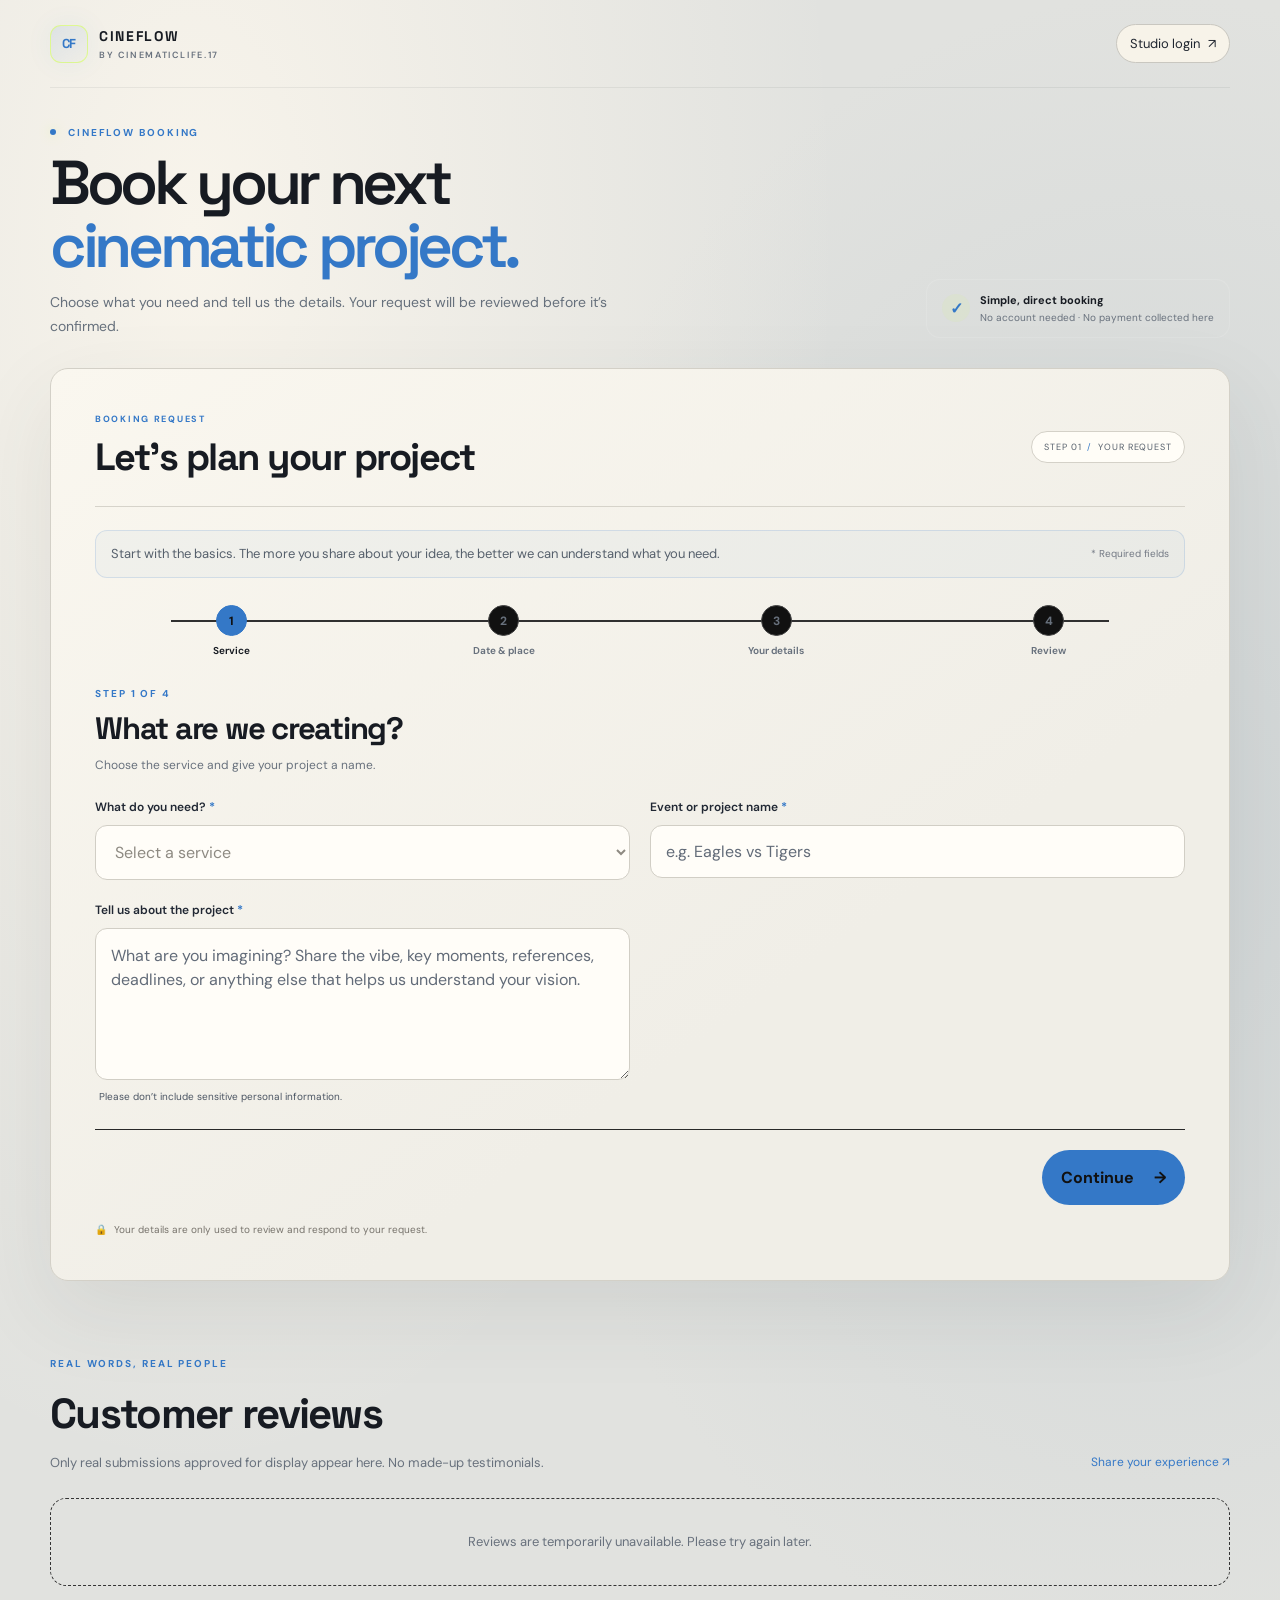
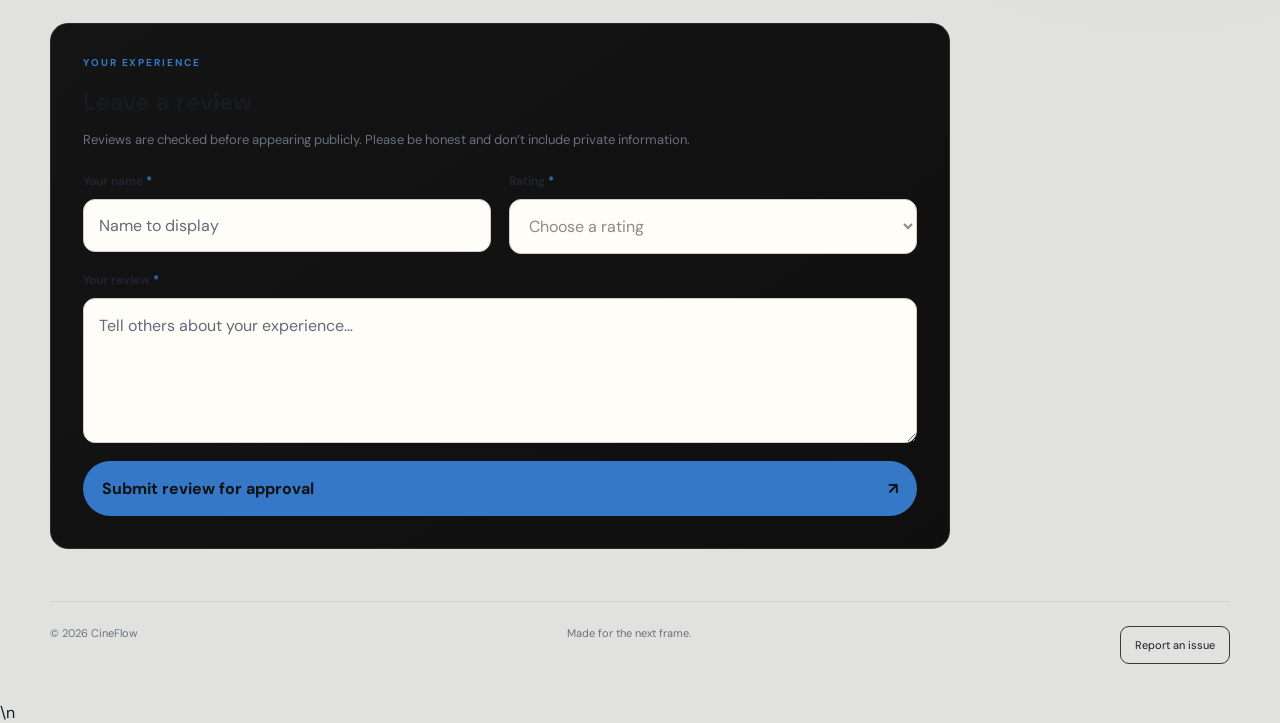
<file: index.html>
<!doctype html>
<html lang="en">
<head>
  <meta charset="utf-8">
  <meta name="viewport" content="width=device-width, initial-scale=1">
  <meta name="theme-color" content="#090909">
  <meta name="apple-mobile-web-app-capable" content="yes">
  <meta name="apple-mobile-web-app-status-bar-style" content="black-translucent">
  <meta name="apple-mobile-web-app-title" content="CineFlow">
  <link rel="manifest" href="./manifest.webmanifest">
  <link rel="icon" href="./icon.svg" type="image/svg+xml">
  <link rel="apple-touch-icon" href="./icon.svg">
  <title>Book a Project | CineFlow</title>
  <meta name="description" content="Request a video shoot, editing project, event coverage, sports highlight, music video, or photography session with Cinematiclife.17.">
  <link rel="stylesheet" href="styles.css?v=8">
  <script src="config.js"></script>
</head>
<body>
  <header class="site-header">
    <a class="brand" href="./" aria-label="CineFlow home"><span class="brand-mark">CF</span><span>CINEFLOW<small>BY CINEMATICLIFE.17</small></span></a>
    <a class="header-link" href="admin.html">Studio login <span aria-hidden="true">↗</span></a>
  </header>

  <main class="page-shell">
    <section class="booking-first-intro" aria-label="CineFlow booking">
      <div>
        <p class="eyebrow"><span class="eyebrow-dot"></span> CINEFLOW BOOKING</p>
        <h1>Book your next<br><span>cinematic project.</span></h1>
        <p class="intro-copy">Choose what you need and tell us the details. Your request will be reviewed before it’s confirmed.</p>
      </div>
      <div class="booking-trust"><span class="booking-trust-icon">✓</span><span><strong>Simple, direct booking</strong><small>No account needed · No payment collected here</small></span></div>
    </section>

    <section class="form-card" aria-labelledby="booking-title">
      <div class="form-heading"><div><p class="eyebrow">BOOKING REQUEST</p><h2 id="booking-title">Let’s plan your project</h2></div><span class="step-label">STEP 01 <span aria-hidden="true">/</span> YOUR REQUEST</span></div>
      <p class="form-note">Start with the basics. The more you share about your idea, the better we can understand what you need. <span class="required-note">* Required fields</span></p>
      <form id="booking-form">
        <div class="booking-progress" aria-label="Booking steps">
          <div class="booking-progress-track"><span id="booking-progress-fill"></span></div>
          <div class="booking-progress-steps">
            <span class="booking-step-indicator active" data-step-indicator="0"><b>1</b><small>Service</small></span>
            <span class="booking-step-indicator" data-step-indicator="1"><b>2</b><small>Date &amp; place</small></span>
            <span class="booking-step-indicator" data-step-indicator="2"><b>3</b><small>Your details</small></span>
            <span class="booking-step-indicator" data-step-indicator="3"><b>4</b><small>Review</small></span>
          </div>
        </div>
        <section class="booking-step-panel active" data-step="0" aria-labelledby="step-service-title">
          <div class="booking-step-title"><p class="eyebrow">STEP 1 OF 4</p><h3 id="step-service-title">What are we creating?</h3><p>Choose the service and give your project a name.</p></div>
          <div class="field-grid">
            <label class="field"><span>What do you need? <b>*</b></span><select name="service" required><option value="" disabled selected>Select a service</option><option>Video shoot</option><option>Video editing</option><option>Sports highlights</option><option>Event coverage</option><option>Music video</option><option>Photography</option><option>Other</option></select></label>
            <label class="field"><span>Event or project name <b>*</b></span><input name="event_name" required maxlength="120" placeholder="e.g. Eagles vs Tigers"></label>
            <label class="field"><span>Tell us about the project <b>*</b></span><textarea name="project_details" required maxlength="3000" rows="5" placeholder="What are you imagining? Share the vibe, key moments, references, deadlines, or anything else that helps us understand your vision."></textarea><small class="field-help">Please don’t include sensitive personal information.</small></label>
          </div>
        </section>
        <section class="booking-step-panel" data-step="1" aria-labelledby="step-date-title" hidden>
          <div class="booking-step-title"><p class="eyebrow">STEP 2 OF 4</p><h3 id="step-date-title">When and where?</h3><p>These are your preferred details, not a live availability confirmation.</p></div>
          <div class="field-grid">
            <label class="field"><span>Preferred date <b>*</b></span><input name="requested_date" type="date" required></label>
            <label class="field"><span>Start time <b>*</b></span><input name="requested_time" type="time" required></label>
            <label class="field"><span>Where is it happening? <b>*</b></span><input name="location" required maxlength="200" placeholder="Venue, city, or address"></label>
          </div>
        </section>
        <section class="booking-step-panel" data-step="2" aria-labelledby="step-details-title" hidden>
          <div class="booking-step-title"><p class="eyebrow">STEP 3 OF 4</p><h3 id="step-details-title">How can we reach you?</h3><p>Add your contact details and anything else you’d like to share.</p></div>
          <div class="field-grid">
            <label class="field"><span>Your name <b>*</b></span><input name="client_name" autocomplete="name" required maxlength="100" placeholder="Full name"></label>
            <label class="field"><span>Email address <b>*</b></span><input name="client_email" type="email" autocomplete="email" required maxlength="254" placeholder="you@example.com"></label>
            <label class="field"><span>Phone number <small>optional</small></span><input name="client_phone" type="tel" autocomplete="tel" maxlength="40" placeholder="Best number to reach you"></label>
            <label class="field"><span>Budget range <small>optional</small></span><select name="budget_range"><option value="">Prefer not to say</option><option>Under $100</option><option>$100–$250</option><option>$250–$500</option><option>$500–$1,000</option><option>$1,000+</option><option>Let’s discuss</option></select></label>
            <label class="field"><span>Where did you find us? <small>optional</small></span><select name="referral_source"><option value="">Select one</option><option>Instagram</option><option>TikTok</option><option>YouTube</option><option>Referral</option><option>Website</option><option>Other</option></select></label>
          </div>
        </section>
        <section class="booking-step-panel" data-step="3" aria-labelledby="step-review-title" hidden>
          <div class="booking-step-title"><p class="eyebrow">STEP 4 OF 4</p><h3 id="step-review-title">Review your request</h3><p>Check everything before sending. You can go back to make changes.</p></div>
          <div id="booking-review-summary" class="booking-review-summary"></div>
          <label class="consent"><input type="checkbox" name="booking_consent" required><span>I understand this is a request and my booking is not confirmed until Cinematiclife.17 approves it.</span></label>
        </section>
        <div class="booking-step-actions">
          <button class="button button-secondary" id="booking-back" type="button" hidden>← Back</button>
          <span class="booking-step-spacer"></span>
          <button class="button button-primary" id="booking-continue" type="button"><span>Continue</span><span aria-hidden="true">→</span></button>
          <button class="button button-primary submit-button" id="booking-submit" type="submit" hidden><span>Submit project request</span><span aria-hidden="true">↗</span></button>
        </div>
        <p id="form-status" class="status-message" role="status" aria-live="polite"></p>
        <p class="privacy-note"><span aria-hidden="true">🔒</span> Your details are only used to review and respond to your request.</p>
      </form>
    </section>
<section class="reviews-section" id="reviews" aria-labelledby="reviews-title"><div class="reviews-heading"><div><p class="eyebrow">REAL WORDS, REAL PEOPLE</p><h2 id="reviews-title">Customer reviews</h2><p class="reviews-intro">Only real submissions approved for display appear here. No made-up testimonials.</p></div><a class="text-link" href="#leave-review">Share your experience ↗</a></div><div id="reviews-list" class="reviews-list" aria-live="polite"><p class="reviews-empty">Loading reviews…</p></div><div class="review-form-card" id="leave-review"><p class="eyebrow">YOUR EXPERIENCE</p><h3>Leave a review</h3><p class="review-form-note">Reviews are checked before appearing publicly. Please be honest and don’t include private information.</p><form id="review-form"><div class="review-fields"><label class="field"><span>Your name <b>*</b></span><input name="reviewer_name" required maxlength="80" autocomplete="name" placeholder="Name to display"></label><label class="field"><span>Rating <b>*</b></span><select name="rating" required><option value="" selected disabled>Choose a rating</option><option value="5">★★★★★ — Loved it</option><option value="4">★★★★☆ — Great</option><option value="3">★★★☆☆ — Good</option><option value="2">★★☆☆☆ — Could be better</option><option value="1">★☆☆☆☆ — Not satisfied</option></select></label></div><label class="field review-text-field"><span>Your review <b>*</b></span><textarea name="review_text" required minlength="5" maxlength="1200" rows="4" placeholder="Tell others about your experience…"></textarea></label><label class="review-honeypot" aria-hidden="true">Leave empty<input name="website" tabindex="-1" autocomplete="off"></label><button class="button button-primary" id="review-submit" type="submit"><span>Submit review for approval</span><span>↗</span></button><p id="review-status" class="status-message" role="status" aria-live="polite"></p></form></div></section>

    <footer class="site-footer"><span>© <span id="year"></span> CineFlow</span><span>Made for the next frame.</span><button id="report-issue" class="ghost-button" type="button">Report an issue</button></footer>
  </main>

  <section id="error-overlay" class="error-overlay" role="alertdialog" aria-modal="true" aria-labelledby="error-overlay-title" aria-describedby="error-overlay-summary" hidden>
    <div class="error-overlay-card">
      <div class="error-overlay-mark" aria-hidden="true">!</div>
      <p class="error-overlay-eyebrow">CINEFLOW DIAGNOSTICS</p>
      <h2 id="error-overlay-title">Something went wrong</h2>
      <p id="error-overlay-summary">CineFlow caught an unexpected error. The details below can help us find the cause.</p>
      <pre id="error-overlay-details" class="error-overlay-details">Waiting for error details…</pre>
      <div class="error-overlay-actions">
        <button id="error-overlay-copy" class="button button-primary" type="button">Copy error details</button>
        <button id="error-overlay-close" class="ghost-button" type="button">Close overlay</button>
      </div>
      <p class="error-overlay-note">If you were submitting a booking, check the dashboard before trying again to avoid duplicate requests.</p>
    </div>
  </section>
\n  <script type="module" src="app.js?v=15"></script>
</body>
</html>
</file>
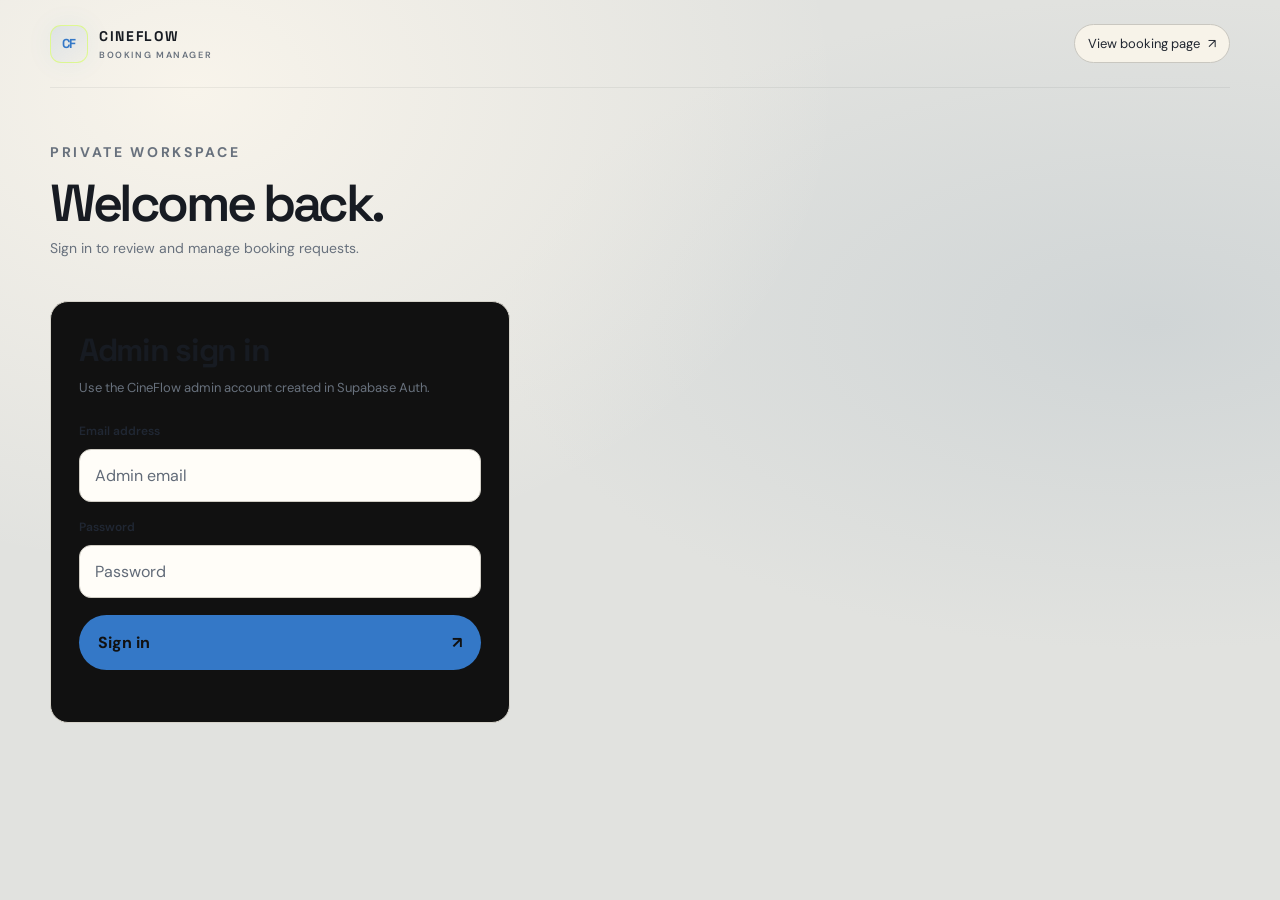
<file: admin.html>
<!doctype html>
<html lang="en">
<head>
  <meta charset="utf-8">
  <meta name="viewport" content="width=device-width, initial-scale=1">
  <meta name="theme-color" content="#090909">
  <title>Booking Manager | CineFlow</title>
  <meta name="robots" content="noindex,nofollow">
  <link rel="stylesheet" href="styles.css?v=9">
  <script src="config.js"></script>
</head>
<body>
  <header class="site-header">
    <a class="brand" href="./"><span class="brand-mark">CF</span><span>CINEFLOW<small>BOOKING MANAGER</small></span></a>
    <a class="header-link" href="./">View booking page <span aria-hidden="true">↗</span></a>
  </header>
  <main class="admin-shell">
    <section id="login-section">
      <div class="admin-top"><div><p class="eyebrow">PRIVATE WORKSPACE</p><h1>Welcome back.</h1><p>Sign in to review and manage booking requests.</p></div></div>
      <form id="login-form" class="auth-card">
        <h2>Admin sign in</h2><p>Use the CineFlow admin account created in Supabase Auth.</p>
        <label class="field"><span>Email address</span><input name="email" type="email" autocomplete="username" required maxlength="254" placeholder="Admin email"></label>
        <label class="field"><span>Password</span><input name="password" type="password" autocomplete="current-password" required placeholder="Password"></label>
        <button class="button button-primary" type="submit"><span>Sign in</span><span aria-hidden="true">↗</span></button>
        <p id="login-message" class="admin-message" role="status" aria-live="polite"></p>
      </form>
    </section>
    <section id="dashboard-section" hidden>
      <div class="admin-top"><div><p class="eyebrow">CINEFLOW / WORKSPACE</p><h1>Bookings</h1><p id="signed-in-label">Signed in</p></div><button id="sign-out" class="ghost-button" type="button">Sign out</button></div>
      <section class="calendar-panel" aria-labelledby="calendar-title">
        <div class="calendar-panel-heading"><div><p class="eyebrow">SCHEDULE</p><h2 id="calendar-title">Booking calendar</h2><p class="calendar-subtitle">Accepted bookings at a glance. Select any date to review its schedule.</p></div><div class="calendar-nav"><button id="calendar-today" class="ghost-button calendar-today-button" type="button">Today</button><button id="calendar-previous" class="ghost-button" type="button" aria-label="Previous month">←</button><strong id="calendar-heading"></strong><button id="calendar-next" class="ghost-button" type="button" aria-label="Next month">→</button></div></div>
        <div class="calendar-legend"><span><i class="calendar-dot approved"></i> Accepted bookings</span></div>
        <div class="calendar-weekdays" aria-hidden="true"><span>Sun</span><span>Mon</span><span>Tue</span><span>Wed</span><span>Thu</span><span>Fri</span><span>Sat</span></div>
        <div id="calendar-grid" class="calendar-grid" aria-label="Monthly booking calendar"></div>
        <div class="calendar-day-panel"><p class="eyebrow">SELECTED DATE</p><h3 id="calendar-selected-label"></h3><div id="calendar-day-bookings" class="calendar-day-bookings"></div></div>
      </section>
      <section class="calendar-panel" aria-labelledby="notifications-title">
        <div class="calendar-panel-heading"><div><p class="eyebrow">BOOKING INBOX</p><h2 id="notifications-title">New requests</h2><p class="calendar-subtitle">Mark requests as read, accept them, or decline them. Acceptance emails are attempted automatically; for declines or cancellations, contact the client yourself.</p></div></div>
      </section>
      <div class="admin-stats" aria-label="Booking totals"><article><span>Total requests</span><strong id="stat-total">0</strong></article><article><span>Needs review</span><strong id="stat-pending">0</strong></article><article><span>Accepted</span><strong id="stat-approved">0</strong></article><article><span>Declined</span><strong id="stat-declined">0</strong></article></div>
      <div class="booking-search-row"><label for="booking-search">Search bookings</label><input id="booking-search" type="search" placeholder="Name, email, service, project, location…" autocomplete="off"><span id="search-count" aria-live="polite"></span></div>
      <div class="dashboard-toolbar"><div id="filters" class="filter-row" aria-label="Booking inbox tabs"><button class="filter-button active" data-filter="pending" aria-pressed="true">Bookings just sent in</button><button class="filter-button" data-filter="read" aria-pressed="false">Already read</button><button class="filter-button" data-filter="approved" aria-pressed="false">Accepted</button><button class="filter-button" data-filter="declined" aria-pressed="false">Declined</button><button class="filter-button" data-filter="cancelled" aria-pressed="false">Cancelled</button></div><button id="refresh-bookings" class="ghost-button" type="button">↻ Refresh</button></div>
      <p id="dashboard-message" class="admin-message" role="status" aria-live="polite"></p>
      <div id="booking-list" class="booking-list"><div class="empty-state">Loading booking requests…</div></div>
    </section>
  </main>
  <section id="push-error-overlay" class="error-overlay" role="dialog" aria-modal="true" aria-labelledby="push-error-title" hidden>
    <div class="error-overlay-card">
      <div class="error-overlay-mark" aria-hidden="true">!</div>
      <p class="error-overlay-eyebrow">CINEFLOW / SUPABASE NOTIFICATIONS</p>
      <h2 id="push-error-title">Notification setup failed</h2>
      <p>CineFlow couldn't finish saving your push notification subscription. The diagnostic details below help identify a browser, sign-in, permissions, or Supabase problem.</p>
      <pre id="push-error-details" class="error-overlay-details"></pre>
      <div class="error-overlay-actions">
        <button id="push-error-retry" class="button button-primary" type="button">Try again</button>
        <button id="push-error-copy" class="ghost-button" type="button">Copy diagnostics</button>
        <button id="push-error-close" class="ghost-button" type="button">Close</button>
      </div>
      <p class="error-overlay-note">Review diagnostic details before sharing them.</p>
    </div>
  </section>
  <script type="module" src="admin.js?v=18"></script>
</body>
</html>
</file>
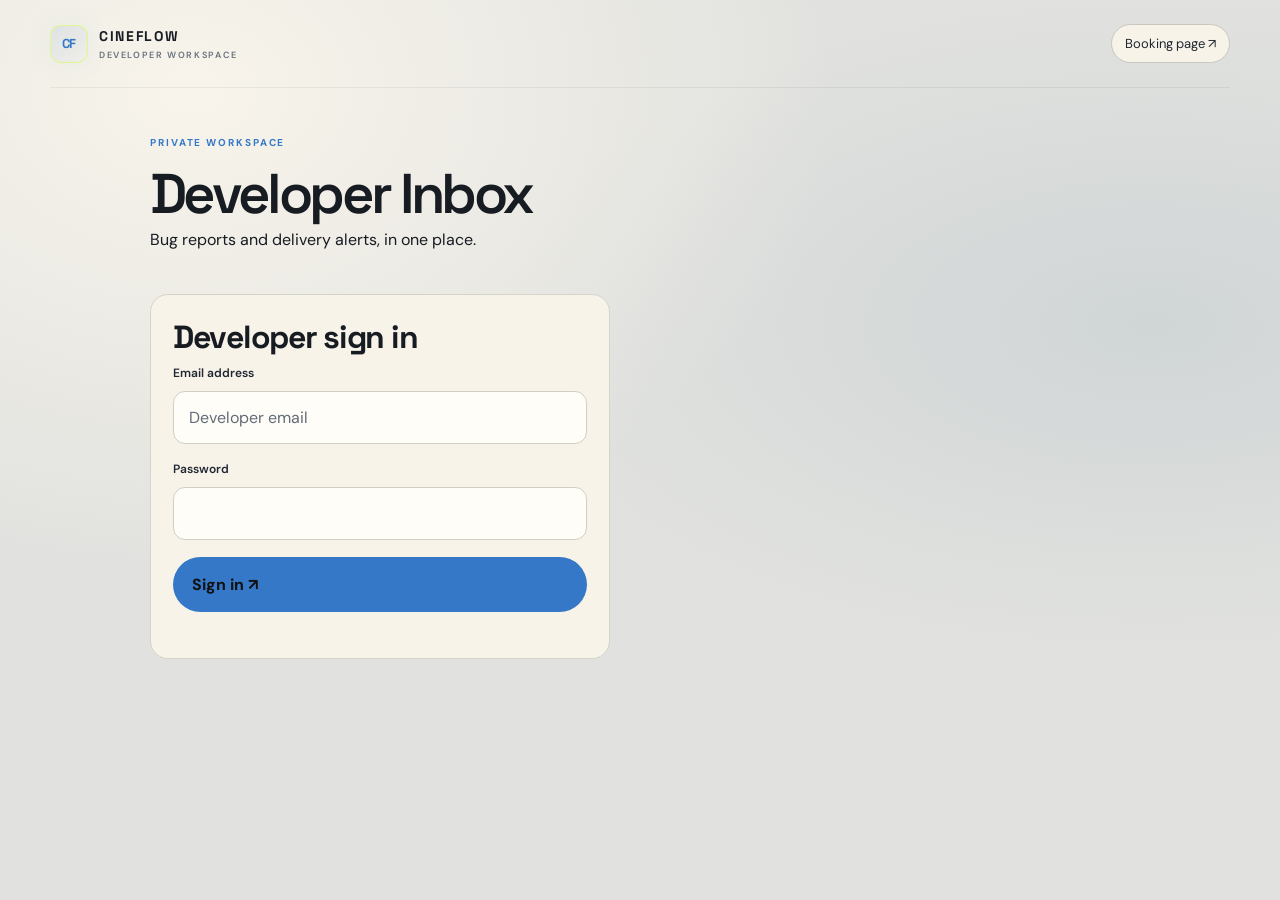
<file: developer_inbox.html>
<!doctype html>
<html lang="en">
<head>
<meta charset="utf-8"><meta name="viewport" content="width=device-width,initial-scale=1">
<meta name="theme-color" content="#090909"><meta name="robots" content="noindex,nofollow">
<title>Developer Inbox | CineFlow</title><link rel="stylesheet" href="./styles.css?v=5"><script src="./config.js"></script>
<style>
.dev-shell{width:min(980px,calc(100% - 32px));margin:48px auto 80px}.dev-top{display:flex;justify-content:space-between;gap:16px;align-items:flex-start;margin-bottom:28px}.dev-top h1{font-size:clamp(2rem,6vw,3.5rem);margin:8px 0}.dev-card{background:var(--panel,#151515);border:1px solid var(--line,#292929);border-radius:18px;padding:22px;margin:16px 0}.dev-list{display:grid;gap:12px}.dev-report{border:1px solid var(--line,#292929);border-radius:14px;padding:16px}.dev-report h3{margin:0 0 8px}.dev-meta{color:var(--muted);font-size:.86rem}.dev-details{white-space:pre-wrap;overflow-wrap:anywhere;margin:12px 0}.dev-actions{display:flex;flex-wrap:wrap;gap:10px;margin-top:12px}.dev-actions select{max-width:180px}.dev-empty{color:var(--muted);padding:18px 0}.dev-toolbar{display:flex;flex-wrap:wrap;gap:10px;align-items:center}.dev-toolbar select{max-width:220px}.dev-note{color:var(--muted);font-size:.92rem}.dev-card[hidden],#dev-login[hidden],#dev-inbox[hidden]{display:none}
</style>
</head><body>
<header class="site-header"><a class="brand" href="./"><span class="brand-mark">CF</span><span>CINEFLOW<small>DEVELOPER WORKSPACE</small></span></a><a class="header-link" href="./">Booking page ↗</a></header>
<main class="dev-shell">
<section id="dev-login">
<div class="dev-top"><div><p class="eyebrow">PRIVATE WORKSPACE</p><h1>Developer Inbox</h1><p>Bug reports and delivery alerts, in one place.</p></div></div>
<form id="dev-login-form" class="dev-card auth-card"><h2>Developer sign in</h2><label class="field"><span>Email address</span><input name="email" type="email" autocomplete="username" required maxlength="254" placeholder="Developer email"></label><label class="field"><span>Password</span><input name="password" type="password" autocomplete="current-password" required></label><button class="button button-primary" type="submit">Sign in ↗</button><p id="dev-login-message" class="admin-message" role="status" aria-live="polite"></p></form>
</section>
<section id="dev-inbox" hidden>
<div class="dev-top"><div><p class="eyebrow">CINEFLOW / PRIVATE</p><h1>Developer Inbox</h1><p id="dev-signed-in" class="dev-note"></p></div><button id="dev-sign-out" class="ghost-button" type="button">Sign out</button></div>
<section class="dev-card"><h2>Notifications</h2><p class="dev-note">Turn on push alerts to be notified when a new report arrives. On iPhone, add CineFlow to your Home Screen and open it from that icon first.</p><div class="dev-toolbar"><button id="dev-enable-push" class="button button-primary" type="button">Enable inbox alerts</button><button id="dev-refresh" class="ghost-button" type="button">Refresh inbox</button></div><p id="dev-push-message" class="dev-note" role="status" aria-live="polite"></p></section>
<section class="dev-card"><div class="dev-toolbar"><h2 style="margin:0;flex:1">Reports</h2><select id="dev-filter" aria-label="Filter reports"><option value="all">All reports</option><option value="new">New</option><option value="in_progress">In progress</option><option value="resolved">Resolved</option></select></div><div id="dev-report-list" class="dev-list" aria-live="polite"><p class="dev-empty">Loading reports…</p></div></section>
</section></main>
<script type="module" src="./developer_inbox.js?v=1"></script>
</body></html>
</file>
<file: styles.css>
@import url('https://fonts.googleapis.com/css2?family=DM+Sans:wght@400;500;600;700&family=Space+Grotesk:wght@400;500;600;700&display=swap');
:root{color-scheme:dark;--bg:#090909;--panel:#111;--panel-2:#171717;--line:#2b2b2b;--text:#f4f1eb;--muted:#a3a09b;--accent:#d7ff64;--danger:#ff8e8e;--radius:18px}
*{box-sizing:border-box}
html{background:var(--bg);scroll-behavior:smooth}
body{margin:0;background:radial-gradient(ellipse at 20% 0%,#191d11 0%,transparent 36%),var(--bg);color:var(--text);font-family:'DM Sans',sans-serif;min-height:100vh}
a{color:inherit;text-decoration:none}
button,input,select,textarea{font:inherit}
.site-header{width:min(1180px,calc(100% - 40px));margin:auto;min-height:82px;display:flex;align-items:center;justify-content:space-between;border-bottom:1px solid #ffffff12}
.brand{display:inline-flex;align-items:center;gap:11px;font:700 14px 'Space Grotesk',sans-serif;letter-spacing:.12em}
.brand-mark{width:38px;height:38px;border:1px solid #d7ff64a6;border-radius:11px;display:grid;place-items:center;color:var(--accent);letter-spacing:-.06em;font-size:13px}
.brand small{display:block;font:600 9px 'DM Sans',sans-serif;letter-spacing:.18em;color:var(--muted);margin-top:4px}
.header-link{font-size:13px;color:#d1cec7;display:flex;gap:8px;align-items:center}
.header-link:hover{color:var(--accent)}
.page-shell{width:min(1180px,calc(100% - 40px));margin:0 auto}
.intro{padding:78px 0 44px;max-width:800px}
.eyebrow{font-size:10px;font-weight:700;letter-spacing:.19em;color:var(--accent);margin:0 0 17px}
.eyebrow-dot{display:inline-block;width:6px;height:6px;background:var(--accent);border-radius:50%;margin:0 8px 1px 0;box-shadow:0 0 12px #d7ff6466}
h1,h2,h3,p{margin-top:0}
h1,h2,h3{font-family:'Space Grotesk',sans-serif}
h1{font-size:clamp(42px,7vw,76px);letter-spacing:-.065em;line-height:.99;margin:0 0 24px;font-weight:600}
h1 span{color:var(--accent)}
.intro-copy{max-width:560px;color:#b8b5ae;font-size:16px;line-height:1.75;margin-bottom:25px}
.service-tags{display:flex;flex-wrap:wrap;gap:8px}
.service-tags span{border:1px solid #333;border-radius:999px;padding:8px 12px;color:#d0cdc5;font-size:11px;background:#ffffff04}
.form-card{max-width:900px;background:linear-gradient(145deg,#141414,#0f0f0f);border:1px solid #2b2b2b;border-radius:var(--radius);padding:clamp(20px,4vw,38px);box-shadow:0 25px 90px #0006}
.form-heading{display:flex;align-items:flex-start;justify-content:space-between;gap:18px;border-bottom:1px solid var(--line);padding-bottom:22px;margin-bottom:20px}
.form-heading .eyebrow{margin-bottom:8px}
h2{font-size:clamp(24px,4vw,32px);letter-spacing:-.04em;margin-bottom:0}
.step-label{font-size:10px;letter-spacing:.12em;color:var(--muted);white-space:nowrap;padding-top:7px}
.form-note{font-size:13px;line-height:1.6;color:var(--muted);margin:0 0 27px;max-width:650px}
.field-grid{display:grid;grid-template-columns:repeat(2,minmax(0,1fr));gap:20px}
.field{display:flex;flex-direction:column;gap:9px;min-width:0}
.field>span{font-size:12px;color:#e7e4dd;font-weight:600}
.field b{color:var(--accent)}
.field small{font-size:10px;font-weight:400;color:var(--muted);margin-left:4px}
.field input,.field select,.field textarea{width:100%;border:1px solid #333;background:#0a0a0a;color:var(--text);border-radius:10px;outline:none;padding:14px 13px;min-height:48px;transition:border-color .18s,box-shadow .18s}
.field textarea{resize:vertical;min-height:120px;line-height:1.5}
.field input::placeholder,.field textarea::placeholder{color:#77736c}
.field input:focus,.field select:focus,.field textarea:focus{border-color:#b4d956;box-shadow:0 0 0 3px #d7ff6417}
.field select:invalid{color:#8e8a82}
.message-field{margin-top:22px}
.field-help{color:#8f8b84;font-size:11px}
.consent{display:flex;align-items:flex-start;gap:10px;color:#bdb9b1;font-size:12px;line-height:1.55;margin:24px 0}
.consent input{accent-color:var(--accent);width:16px;height:16px;margin:1px 0 0;flex:none}
.button{border:0;border-radius:10px;padding:15px 18px;display:flex;align-items:center;justify-content:space-between;gap:20px;font-weight:700;cursor:pointer;transition:transform .18s,opacity .18s}
.button:hover{transform:translateY(-1px)}
.button:disabled{opacity:.55;cursor:wait;transform:none}
.button-primary{background:var(--accent);color:#111}
.submit-button{width:100%}
.status-message{font-size:13px;line-height:1.6;margin:14px 0 0;color:var(--accent);min-height:0}
.status-message:empty{display:none}
.status-message.error{color:var(--danger)}
.privacy-note{font-size:10px;color:#77736c;margin:18px 0 0}
.site-footer{display:flex;justify-content:space-between;gap:15px;padding:30px 0 38px;color:#77736c;font-size:11px}
.admin-shell{width:min(1180px,calc(100% - 40px));margin:0 auto;padding:55px 0 40px}
.admin-top{display:flex;justify-content:space-between;align-items:flex-start;gap:20px;margin-bottom:30px}
.admin-top h1{font-size:clamp(32px,5vw,52px);margin-bottom:10px}
.admin-top p{color:var(--muted);font-size:14px}
.ghost-button{background:transparent;color:var(--text);border:1px solid #393939;border-radius:9px;padding:11px 14px;cursor:pointer}
.auth-card{max-width:460px;border:1px solid var(--line);background:#111;border-radius:var(--radius);padding:28px}
.auth-card h2{margin-bottom:8px}
.auth-card>p{color:var(--muted);font-size:13px;line-height:1.6;margin-bottom:24px}
.auth-card .field{margin-bottom:17px}
.auth-card .button{width:100%;margin-top:7px}
.admin-message{color:var(--muted);font-size:13px;line-height:1.5;margin-top:14px}
.dashboard-toolbar{display:flex;align-items:center;justify-content:space-between;gap:14px;margin:24px 0}
.filter-row{display:flex;gap:8px;flex-wrap:wrap}
.filter-button{background:#151515;color:#aaa;border:1px solid #303030;padding:9px 12px;border-radius:999px;font-size:12px;cursor:pointer}
.filter-button.active{color:var(--accent);border-color:#647b2a;background:#1b2112}
.booking-list{display:grid;gap:12px}
.booking-card{background:#111;border:1px solid var(--line);border-radius:14px;padding:20px}
.booking-card-top{display:flex;justify-content:space-between;gap:16px;align-items:flex-start}
.booking-card h3{font-size:18px;margin:0 0 6px}
.booking-meta{color:var(--muted);font-size:12px;line-height:1.7}
.status-pill{display:inline-flex;align-items:center;gap:6px;border:1px solid #424242;border-radius:999px;padding:6px 9px;font-size:10px;text-transform:uppercase;letter-spacing:.08em;white-space:nowrap}
.status-pill.pending{color:#f3d58a;border-color:#65552b}.status-pill.read{color:#b8c6ff;border-color:#424e78}.status-pill.approved{color:var(--accent);border-color:#465526}.status-pill.declined,.status-pill.cancelled{color:#ff9a9a;border-color:#653939}
.booking-details{color:#d4d0c9;font-size:13px;line-height:1.7;white-space:pre-wrap;margin:15px 0}
.booking-actions{display:flex;flex-wrap:wrap;gap:8px;border-top:1px solid #292929;padding-top:14px}
.booking-actions button{border:1px solid #393939;background:#171717;color:#eee;border-radius:8px;padding:9px 12px;font-size:12px;cursor:pointer}
.booking-actions button.approve{background:var(--accent);border-color:var(--accent);color:#111;font-weight:700}
.empty-state{border:1px dashed #333;border-radius:14px;padding:32px;text-align:center;color:var(--muted);font-size:13px}
[hidden]{display:none!important}
@media(max-width:640px){.site-header,.page-shell,.admin-shell{width:calc(100% - 28px)}.site-header{min-height:70px}.brand{font-size:12px}.brand-mark{width:34px;height:34px}.header-link{font-size:11px}.intro{padding:55px 0 30px}h1{font-size:clamp(39px,12vw,58px)}.intro-copy{font-size:14px}.form-card{padding:20px 16px}.field-grid{grid-template-columns:1fr;gap:17px}.form-heading{gap:8px}.step-label{font-size:9px}.site-footer{font-size:10px}.admin-shell{padding-top:38px}.admin-top{align-items:center}.admin-top h1{font-size:36px}.booking-card{padding:15px}.booking-card-top{flex-direction:column}.dashboard-toolbar{align-items:flex-start;flex-direction:column}.auth-card{padding:21px}}
@media(prefers-reduced-motion:reduce){*,*::before,*::after{scroll-behavior:auto!important;transition:none!important}}
/* Owner booking calendar */
.calendar-panel{border:1px solid var(--line);background:linear-gradient(145deg,#121212,#0d0d0d);border-radius:var(--radius);padding:clamp(16px,3vw,28px);margin:22px 0 34px}
.calendar-panel-heading{display:flex;align-items:flex-start;justify-content:space-between;gap:20px}
.calendar-panel-heading .eyebrow{margin-bottom:8px}
.calendar-panel-heading h2{margin:0 0 8px}
.calendar-subtitle{color:var(--muted);font-size:12px;line-height:1.5;margin:0}
.calendar-nav{display:flex;align-items:center;gap:10px}
.calendar-nav strong{font:600 13px 'Space Grotesk',sans-serif;min-width:125px;text-align:center}
.calendar-nav button:disabled{opacity:.35;cursor:not-allowed}
.calendar-legend{display:flex;flex-wrap:wrap;gap:14px;margin:22px 0 14px;color:var(--muted);font-size:10px}
.calendar-legend span{display:flex;align-items:center;gap:6px}
.calendar-legend .calendar-dot{display:inline-block;width:7px;height:7px;border-radius:50%}
.calendar-weekdays,.calendar-grid{display:grid;grid-template-columns:repeat(7,minmax(0,1fr));gap:5px}
.calendar-weekdays{margin-bottom:7px}
.calendar-weekdays span{text-align:center;color:#8c8982;font-size:10px;padding:7px 0}
.calendar-cell{min-width:0;min-height:58px;border-radius:9px}
.calendar-blank{background:transparent}
.calendar-day{position:relative;display:flex;flex-direction:column;align-items:center;justify-content:flex-start;gap:7px;padding:9px 2px 5px;background:#151515;border:1px solid #292929;color:var(--text);cursor:pointer}
.calendar-day:hover{border-color:#778d3b;background:#1a1e14}
.calendar-day.selected{border-color:var(--accent);background:#202715;box-shadow:inset 0 0 0 1px #d7ff6433}
.calendar-day.today .calendar-number{color:var(--accent);font-weight:700}
.calendar-number{font-size:12px;line-height:1.2}
.calendar-dots{min-height:7px;display:flex;justify-content:center;align-items:center;gap:3px;flex-wrap:wrap;max-width:100%}
.calendar-dot{width:6px;height:6px;display:inline-block;border-radius:50%;background:#8e8e8e;flex:none}
.calendar-dot.pending{background:#f3d58a}
.calendar-dot.approved{background:var(--accent)}
.calendar-dot.declined{background:#ff8e8e}
.calendar-dot.cancelled{background:#b18cff}
.calendar-day-panel{border-top:1px solid var(--line);margin-top:20px;padding-top:20px}
.calendar-day-panel .eyebrow{margin-bottom:7px}
.calendar-day-panel h3{font-size:18px;margin:0 0 12px}
.calendar-day-bookings{display:grid;gap:8px}
.calendar-booking{display:grid;grid-template-columns:minmax(0,1fr) auto;gap:5px 12px;align-items:center;border:1px solid #2c2c2c;border-radius:10px;background:#151515;padding:12px}
.calendar-booking>div{display:flex;flex-direction:column;gap:4px;min-width:0}
.calendar-booking strong{font-size:13px;overflow-wrap:anywhere}
.calendar-booking>div span,.calendar-booking p{color:var(--muted);font-size:11px;margin:0}
.calendar-booking p{grid-column:1/-1;overflow-wrap:anywhere}
.calendar-booking .status-pill{grid-column:2;grid-row:1;align-self:start}
@media(max-width:640px){.calendar-panel{padding:14px 10px}.calendar-panel-heading{flex-direction:column;gap:16px}.calendar-nav{width:100%;justify-content:space-between}.calendar-nav strong{flex:1}.calendar-weekdays,.calendar-grid{gap:3px}.calendar-cell{min-height:48px}.calendar-day{padding-top:7px;border-radius:7px}.calendar-number{font-size:11px}.calendar-dot{width:5px;height:5px}.calendar-legend{gap:9px}.calendar-legend span{font-size:9px}.calendar-booking{padding:10px;gap:8px}}


/* CineFlow booking experience refresh */
body{background:radial-gradient(ellipse at 13% 8%,#202512 0%,transparent 35%),radial-gradient(ellipse at 92% 28%,#171b20 0%,transparent 30%),var(--bg)}
.site-header{min-height:88px;border-bottom-color:#ffffff18}
.brand-mark{background:linear-gradient(145deg,#d7ff641a,#d7ff6405);box-shadow:0 0 28px #d7ff640d}
.header-link{padding:10px 13px;border:1px solid #ffffff1c;border-radius:999px;background:#ffffff04;transition:border-color .2s,background .2s}
.header-link:hover{border-color:#d7ff6477;background:#d7ff640a}
.hero-layout{display:grid;grid-template-columns:minmax(0,1.35fr) minmax(290px,.75fr);align-items:center;gap:clamp(30px,6vw,80px);padding:40px 0 58px}
.intro{padding:30px 0 25px;max-width:740px}
.intro h1{font-size:clamp(46px,6.2vw,78px);line-height:1.02;letter-spacing:-.075em}
.intro h1 span{display:inline-block;text-wrap:balance;text-shadow:0 0 42px #d7ff6412}
.intro-copy{max-width:510px;font-size:16px;color:#c2bfb7;line-height:1.8}
.service-tags{gap:9px}
.service-tags span{padding:9px 13px;border-color:#ffffff1c;background:linear-gradient(135deg,#ffffff09,#ffffff02);font-size:11px}
.process-card{position:relative;overflow:hidden;border:1px solid #ffffff20;border-radius:24px;padding:25px;background:linear-gradient(145deg,#191d14,#101111 72%);box-shadow:0 28px 90px #0005}
.process-card:before{content:"";position:absolute;right:-75px;top:-85px;width:190px;height:190px;border:1px solid #d7ff6422;border-radius:50%;box-shadow:0 0 0 22px #d7ff6405,0 0 0 46px #d7ff6403;pointer-events:none}
.process-card-top{display:flex;align-items:center;gap:10px;position:relative}
.process-icon{width:31px;height:31px;display:grid;place-items:center;border-radius:10px;background:#d7ff6417;color:var(--accent);font-size:18px}
.process-kicker{font-size:9px;letter-spacing:.17em;font-weight:700;color:#b4b1a9}
.process-title{font:600 clamp(25px,2.6vw,34px)/1.1 'Space Grotesk',sans-serif;letter-spacing:-.055em;margin:22px 0 25px}
.process-steps{list-style:none;margin:0;padding:0;display:grid;gap:20px}
.process-steps li{display:grid;grid-template-columns:34px minmax(0,1fr);gap:12px;align-items:start}
.process-steps li>span{width:30px;height:30px;border:1px solid #d7ff643b;border-radius:9px;display:grid;place-items:center;color:var(--accent);font-size:10px;font-weight:700}
.process-steps li div{display:grid;gap:5px;padding-top:1px}
.process-steps strong{font-size:12px;font-weight:600}
.process-steps small{color:var(--muted);font-size:11px;line-height:1.55}
.process-footnote{display:flex;align-items:center;gap:8px;border-top:1px solid #ffffff14;padding-top:18px;margin:23px 0 0;color:#9e9b93;font-size:10px}
.process-footnote span{color:var(--accent);font-size:8px}
.form-card{max-width:none;position:relative;border-color:#ffffff20;background:linear-gradient(145deg,#151615,#101010 60%);box-shadow:0 30px 100px #0005;padding:clamp(22px,4vw,44px)}
.form-heading{align-items:center;padding-bottom:25px;margin-bottom:23px}
.form-heading .eyebrow{font-size:9px}
.form-heading h2{font-size:clamp(27px,3.5vw,38px)}
.step-label{border:1px solid #ffffff1a;border-radius:999px;padding:9px 12px;font-size:9px;letter-spacing:.1em}
.step-label span{color:var(--accent);padding:0 3px}
.form-note{max-width:none;display:flex;align-items:center;justify-content:space-between;gap:15px;padding:13px 15px;border:1px solid #d7ff641a;border-radius:12px;background:#d7ff6406;color:#c3c0b7;margin-bottom:27px}
.required-note{color:#99968f;font-size:10px;white-space:nowrap}
.field-grid{gap:22px 20px}
.field{gap:10px}
.field>span{font-size:12px}
.field input,.field select,.field textarea{border-color:#383a35;background:#0b0c0a;border-radius:12px;padding:15px;min-height:51px}
.field input:hover,.field select:hover,.field textarea:hover{border-color:#55594b}
.field input:focus,.field select:focus,.field textarea:focus{border-color:var(--accent);box-shadow:0 0 0 3px #d7ff6417}
.field textarea{min-height:145px}
.message-field{margin-top:25px}
.consent{padding:14px 15px;border:1px solid #ffffff12;border-radius:12px;background:#ffffff03}
.consent input{width:18px;height:18px}
.button{border-radius:12px;padding:17px 19px}
.submit-button{box-shadow:0 8px 25px #d7ff6410}
.submit-button:hover{box-shadow:0 12px 32px #d7ff641b}
.privacy-note{display:flex;gap:7px;align-items:center}
.site-footer{border-top:1px solid #ffffff12;margin-top:34px;padding-top:24px}
@media(max-width:820px){.hero-layout{grid-template-columns:1fr;gap:24px;padding-top:22px}.intro{padding:30px 0 5px;max-width:760px}.process-card{max-width:none}.process-steps{grid-template-columns:repeat(3,minmax(0,1fr));gap:12px}.process-steps li{grid-template-columns:30px minmax(0,1fr);gap:8px}.process-steps small{font-size:10px}}
@media(max-width:640px){.site-header{min-height:72px}.hero-layout{padding:18px 0 34px;gap:20px}.intro{padding:28px 0 4px}.intro h1{font-size:clamp(43px,11.5vw,62px)}.intro-copy{font-size:14px}.process-card{padding:20px;border-radius:18px}.process-title{font-size:29px;margin:18px 0 20px}.process-steps{grid-template-columns:1fr;gap:15px}.process-steps li{grid-template-columns:30px minmax(0,1fr)}.process-steps small{font-size:11px}.form-card{padding:21px 16px}.form-heading{align-items:flex-start}.form-heading h2{font-size:27px}.step-label{font-size:8px;padding:8px 9px}.form-note{align-items:flex-start;flex-direction:column;gap:6px;padding:12px}.field-grid{gap:18px}.field input,.field select,.field textarea{min-height:50px;font-size:16px}.consent{font-size:11px}.submit-button{padding:16px}.site-footer{margin-top:24px}}
@media(prefers-reduced-motion:reduce){.header-link,.button{transition:none}}


/* Color direction inspired by the warm ivory, slate, blue and muted-gold reference */
:root{
  --bg:#e2e3e1;
  --panel:#f7f3e9;
  --text:#171b22;
  --muted:#68717d;
  --line:#d6d3ca;
  --accent:#3478c7;
}
body{
  color:var(--text);
  background:
    radial-gradient(ellipse at 15% 10%,#f8f4eb 0%,transparent 42%),
    radial-gradient(ellipse at 90% 36%,#d0d5d6 0%,transparent 40%),
    #e1e2df;
}
.site-header{border-bottom-color:#252a3212}
.brand-mark{background:linear-gradient(145deg,#3478c71b,#3478c705);box-shadow:0 0 28px #3478c710}
.header-link{color:#202630;border-color:#c9c7c0;background:#f7f3e9}
.header-link:hover{border-color:#3478c7;background:#ffffff}
.intro h1 span{text-shadow:none}
.intro-copy{color:#66707c}
.service-tags span{color:#29313b;border-color:#d6d2c8;background:#f7f3e9}
.process-card{
  color:#171b22;
  border-color:#d4d0c6;
  background:linear-gradient(145deg,#faf6ed,#eeece5 78%);
  box-shadow:0 28px 70px #333b4415;
}
.process-card:before{border-color:#3478c728;box-shadow:0 0 0 22px #3478c709,0 0 0 46px #3478c705}
.process-icon{background:#3478c71b;color:#286bb6}
.process-kicker{color:#68717d}
.process-steps li>span{border-color:#3478c747;color:#286bb6;background:#3478c70a}
.process-steps small{color:#68717d}
.process-footnote{border-top-color:#20263016;color:#68717d}
.process-footnote span{color:#3478c7}
.form-card{
  border-color:#d3d0c7;
  background:linear-gradient(145deg,#faf7ef,#f0eee7 65%);
  box-shadow:0 30px 85px #333b4418;
}
.step-label{border-color:#d4d1c8;background:#fffdf7;color:#56606c}
.step-label span{color:#3478c7}
.form-note{border-color:#3478c729;background:#3478c70a;color:#56606c}
.required-note{color:#737984}
.field input,.field select,.field textarea{color:#171b22;border-color:#d1cec5;background:#fffdf8}
.field input::placeholder,.field textarea::placeholder{color:#858b93}
.field input:hover,.field select:hover,.field textarea:hover{border-color:#a7b6c6}
.field input:focus,.field select:focus,.field textarea:focus{border-color:#3478c7;box-shadow:0 0 0 3px #3478c71b}
.consent{border-color:#d8d4ca;background:#ffffff70}
.consent input{accent-color:#3478c7}
.button{border-radius:999px}
.submit-button{color:#fff;background:linear-gradient(135deg,#3c80cf,#285e9d);box-shadow:0 8px 25px #3478c71c}
.submit-button:hover{background:linear-gradient(135deg,#2f72bd,#214f86);box-shadow:0 12px 32px #3478c72a}
.site-footer{border-top-color:#252a3218;color:#68717d}
.calendar-panel{background:linear-gradient(145deg,#faf7ef,#f0eee7);border-color:#d4d0c6}
.calendar-weekdays span{color:#68717d}
.calendar-day{background:#fffdf8;border-color:#d8d5cc;color:#171b22}
.calendar-day:hover{border-color:#3478c7;background:#edf4fb}
.calendar-day.selected{border-color:#3478c7;background:#e4eef9;box-shadow:inset 0 0 0 1px #3478c72b}
.calendar-day.today .calendar-number{color:#3478c7}
.calendar-booking{border-color:#d8d5cc;background:#fffdf8}
.calendar-day-panel{border-top-color:#d8d5cc}
@media(prefers-reduced-motion:reduce){.header-link,.button{transition:none}}


/* Calendar entries identify the approved project type, not just a dot */
.calendar-day{align-items:stretch;min-width:0;gap:6px}
.calendar-events{display:flex;flex-direction:column;gap:3px;width:100%;min-width:0}
.calendar-event-label{display:flex;align-items:center;justify-content:flex-start;gap:3px;min-width:0;padding:3px 4px;border-radius:5px;background:#3478c71a;color:#245f9e;font-size:9px;font-weight:700;line-height:1.2;text-align:left}
.calendar-event-label>span:last-child{overflow:hidden;text-overflow:ellipsis;white-space:nowrap}
.calendar-extra{font-size:9px;color:#68717d;text-align:left;padding-left:3px}
@media(max-width:640px){
 .calendar-event-label{font-size:8px;padding:3px 2px;gap:2px}
 .calendar-day{padding-left:2px;padding-right:2px}
 .calendar-extra{font-size:8px}
}


/* Accessible contrast for the light theme form labels and helper text */
.field>span,
.field label,
.field legend { color: #202733 !important; }
.field small,
.field .hint,
.form-hint,
.help-text { color: #4b5563 !important; }
.field input,
.field select,
.field textarea { color: #171b22; }
.field input::placeholder,
.field textarea::placeholder { color: #626b78; opacity: 1; }
#form-status { color: #202733; font-weight: 600; }
.consent,
.consent label,
.consent span { color: #202733; }


/* Booking-page diagnostic error overlay */
.error-overlay[hidden]{display:none!important}
.error-overlay{position:fixed;inset:0;z-index:9999;display:grid;place-items:center;padding:18px;background:rgba(18,23,31,.78);backdrop-filter:blur(8px);-webkit-backdrop-filter:blur(8px);overflow-y:auto}
.error-overlay-card{width:min(620px,100%);max-height:calc(100dvh - 36px);overflow:auto;background:#f7f3e9;color:#171b22;border:1px solid #d1cec5;border-radius:20px;padding:clamp(20px,5vw,32px);box-shadow:0 30px 100px #0008}
.error-overlay-mark{width:38px;height:38px;display:grid;place-items:center;border-radius:50%;background:#ffe5e5;color:#9d2222;font-weight:800;font-size:22px}
.error-overlay-eyebrow{font-size:10px;font-weight:800;letter-spacing:.16em;color:#285e9d;margin:18px 0 8px}
.error-overlay-card h2{font-size:clamp(25px,5vw,32px);margin:0 0 10px;letter-spacing:-.04em}
.error-overlay-card>p:not(.error-overlay-eyebrow){font-size:13px;line-height:1.6;color:#4b5563}
.error-overlay-details{white-space:pre-wrap;overflow-wrap:anywhere;max-height:30dvh;overflow:auto;padding:14px;border-radius:10px;background:#e8e9e7;border:1px solid #d0d2d0;color:#252b34;font:12px/1.55 ui-monospace,SFMono-Regular,Menlo,monospace;user-select:text;-webkit-user-select:text}
.error-overlay-actions{display:flex;gap:10px;flex-wrap:wrap;margin-top:15px}
.error-overlay-actions .button,.error-overlay-actions .ghost-button{min-height:44px;justify-content:center}
.error-overlay-actions .button{flex:1}
.error-overlay-actions .ghost-button{color:#252b34;border-color:#c7c9c8}
.error-overlay-note{margin:16px 0 0!important;font-size:11px!important}
@media(max-width:480px){.error-overlay{padding:10px}.error-overlay-card{max-height:calc(100dvh - 20px);border-radius:15px;padding:20px}.error-overlay-actions{flex-direction:column}.error-overlay-actions .button,.error-overlay-actions .ghost-button{width:100%}}

.reviews-section{padding:76px 0 18px;display:grid;gap:24px}.reviews-heading{display:flex;justify-content:space-between;align-items:flex-end;gap:24px}.reviews-heading h2{font-size:clamp(30px,4vw,42px);margin:0 0 12px}.reviews-intro,.review-form-note{color:var(--muted);font-size:13px;line-height:1.7;max-width:640px;margin:12px 0 0}.text-link{font-size:12px;color:var(--accent);white-space:nowrap;padding-bottom:4px}.reviews-list{display:grid;grid-template-columns:repeat(3,minmax(0,1fr));gap:12px}.reviews-empty{grid-column:1/-1;border:1px dashed #343434;border-radius:16px;padding:32px;text-align:center;color:var(--muted);font-size:13px;line-height:1.7}.reviews-empty h3{color:var(--text);font-size:18px;margin:12px 0 6px}.reviews-empty p{margin:0}.reviews-empty-mark{color:var(--accent);font-size:22px}.review-card{border:1px solid #2b2b2b;border-radius:15px;padding:20px;background:linear-gradient(145deg,#141414,#0e0e0e);min-width:0}.review-stars{color:var(--accent);letter-spacing:.12em;font-size:14px;margin:0 0 14px}.review-quote{font-size:14px;line-height:1.75;white-space:pre-wrap;overflow-wrap:anywhere;margin:0 0 20px;color:#e5e1d9}.review-byline{border-top:1px solid #292929;padding-top:13px;color:var(--muted);font-size:10px;margin:0;line-height:1.6}.review-form-card{max-width:900px;border:1px solid #2b2b2b;border-radius:18px;padding:clamp(20px,4vw,32px);background:linear-gradient(145deg,#141414,#0f0f0f)}.review-form-card h3{font-size:24px;margin:0}.review-fields{display:grid;grid-template-columns:1fr 1fr;gap:18px;margin-top:22px}.review-text-field{margin-top:18px}.review-form-card .button{margin-top:18px;width:100%}.review-honeypot{position:absolute!important;left:-10000px!important;width:1px;height:1px;overflow:hidden}@media(max-width:760px){.reviews-heading{align-items:flex-start;flex-direction:column;gap:14px}.reviews-list{grid-template-columns:1fr}.review-fields{grid-template-columns:1fr}.reviews-section{padding-top:52px}.text-link{white-space:normal}}


/* Booking-first layout: put the request at the center of the experience */
.booking-first-intro{display:flex;align-items:flex-end;justify-content:space-between;gap:28px;padding:38px 0 30px}
.booking-first-intro>div:first-child{max-width:720px}
.booking-first-intro h1{font-size:clamp(38px,5.2vw,62px);line-height:1.02;letter-spacing:-.07em;margin:0 0 14px}
.booking-first-intro h1 span{color:var(--accent)}
.booking-first-intro .eyebrow{margin-bottom:12px}
.booking-first-intro .intro-copy{font-size:14px;line-height:1.65;margin:0;max-width:560px}
.booking-trust{display:flex;align-items:center;gap:10px;padding:13px 15px;border:1px solid #ffffff1c;border-radius:14px;background:#ffffff05;flex:none}
.booking-trust-icon{display:grid;place-items:center;width:28px;height:28px;border-radius:50%;background:#d7ff6417;color:var(--accent);font-weight:800}
.booking-trust strong,.booking-trust small{display:block}
.booking-trust strong{font-size:11px;margin-bottom:4px}
.booking-trust small{font-size:10px;color:var(--muted)}
.form-card{scroll-margin-top:18px}
@media(max-width:700px){
 .booking-first-intro{display:block;padding:27px 0 22px}
 .booking-first-intro h1{font-size:clamp(36px,10vw,49px);margin-bottom:11px}
 .booking-first-intro .intro-copy{font-size:13px;max-width:440px}
 .booking-trust{margin-top:17px;width:100%;padding:10px 12px}
 .form-heading h2{font-size:25px}
 .form-note{display:block;font-size:12px;padding:11px 12px}
}


/* Step-by-step booking wizard */
.booking-progress{position:relative;margin:24px 0 30px;padding:0 4px}
.booking-progress-track{position:absolute;left:7%;right:7%;top:15px;height:2px;background:#303030;overflow:hidden}
.booking-progress-track span{display:block;width:0;height:100%;background:var(--accent);transition:width .22s ease}
.booking-progress-steps{position:relative;display:grid;grid-template-columns:repeat(4,minmax(0,1fr));gap:8px}
.booking-step-indicator{display:flex;align-items:center;flex-direction:column;gap:8px;color:var(--muted);text-align:center}
.booking-step-indicator b{display:grid;place-items:center;width:31px;height:31px;border-radius:50%;border:1px solid #454545;background:#111;font-size:12px;z-index:1}
.booking-step-indicator small{font-size:10px;font-weight:650;white-space:nowrap}
.booking-step-indicator.active,.booking-step-indicator.complete{color:var(--text)}
.booking-step-indicator.active b,.booking-step-indicator.complete b{background:var(--accent);border-color:var(--accent);color:#111}
.booking-step-panel[hidden]{display:none!important}
.booking-step-title{margin:0 0 23px}
.booking-step-title .eyebrow{margin:0 0 8px}
.booking-step-title h3{font-size:clamp(23px,4vw,31px);letter-spacing:-.04em;margin:0 0 8px}
.booking-step-title>p:last-child{font-size:12px;line-height:1.6;color:var(--muted);margin:0}
.booking-step-panel .field-grid{grid-template-columns:repeat(2,minmax(0,1fr))}
.booking-step-panel [name="project_details"]{min-height:130px}
.booking-step-actions{display:flex;align-items:center;gap:10px;margin-top:26px;padding-top:20px;border-top:1px solid #282828}
.booking-step-spacer{flex:1}
.booking-step-actions .button{min-height:48px}
.booking-step-actions .button[hidden]{display:none!important}
.button-secondary{background:#1a1a1a;border:1px solid #3a3a3a;color:var(--text)}
.button-secondary:hover{border-color:#666}
.booking-review-summary{display:grid;gap:0;border:1px solid #2a2a2a;border-radius:13px;overflow:hidden;margin-bottom:22px}
.booking-review-row{display:grid;grid-template-columns:minmax(100px,.65fr) minmax(0,1.35fr);gap:12px;padding:12px 14px;border-bottom:1px solid #272727;font-size:12px;line-height:1.5}
.booking-review-row:last-child{border-bottom:0}
.booking-review-row>span{color:var(--muted)}
.booking-review-row strong{font-weight:600;overflow-wrap:anywhere;white-space:pre-wrap}
.booking-step-panel .consent{margin-top:18px}
@media(max-width:560px){
 .booking-progress{margin:20px 0 25px}
 .booking-step-indicator small{font-size:9px}
 .booking-step-indicator b{width:29px;height:29px}
 .booking-progress-track{top:14px}
 .booking-step-panel .field-grid{grid-template-columns:1fr}
 .booking-step-actions{gap:8px}
 .booking-step-actions .button{padding:12px 14px;font-size:12px}
 .booking-review-row{grid-template-columns:1fr;gap:3px;padding:11px 12px}
}


/* Compact mobile booking wizard so step controls stay easier to reach */
@media(max-width:640px){
  .booking-first-intro{padding:16px 0 12px}
  .booking-first-intro h1{font-size:clamp(30px,8.5vw,40px);line-height:1;margin-bottom:8px}
  .booking-first-intro .eyebrow{font-size:9px;margin-bottom:8px}
  .booking-first-intro .intro-copy{font-size:12px;line-height:1.45}
  .booking-trust{margin-top:10px;padding:8px 10px}
  .booking-trust-icon{width:24px;height:24px}
  .booking-trust strong{font-size:10px}
  .booking-trust small{font-size:9px}
  .form-card{padding:16px 13px}
  .form-heading{padding-bottom:13px;margin-bottom:12px}
  .form-heading h2{font-size:22px}
  .form-heading .eyebrow{margin-bottom:5px}
  .step-label{padding:6px 7px;font-size:7px}
  .form-note{margin-bottom:13px;font-size:11px;line-height:1.4}
  .booking-progress{margin:13px 0 17px}
  .booking-step-title{margin-bottom:14px}
  .booking-step-title h3{font-size:23px;margin-bottom:5px}
  .booking-step-title>p:last-child{font-size:11px;line-height:1.4}
  .booking-step-panel .field-grid{gap:12px}
  .booking-step-panel [name="project_details"]{min-height:82px;height:82px}
  .booking-step-panel .field textarea{min-height:82px;padding:10px 12px}
  .booking-step-panel .field input,
  .booking-step-panel .field select{min-height:43px;padding:10px 12px}
  .booking-step-panel .field{gap:6px}
  .booking-step-panel .field>span{font-size:11px}
  .booking-step-actions{margin-top:15px;padding-top:12px}
  .booking-step-actions .button{min-height:42px;padding:10px 13px}
  .privacy-note{margin-top:10px;font-size:9px}
}


/* Admin dashboard overview and inbox search */
.admin-stats{display:grid;grid-template-columns:repeat(4,minmax(0,1fr));gap:12px;margin:26px 0 18px}
.admin-stats article{display:flex;flex-direction:column;gap:9px;padding:17px 18px;border:1px solid #d4d0c6;border-radius:14px;background:linear-gradient(145deg,#faf7ef,#f0eee7)}
.admin-stats article span{font-size:11px;color:#596270}
.admin-stats article strong{font:700 30px/1 'Space Grotesk',sans-serif;color:#202733}
.booking-search-row{display:grid;grid-template-columns:auto minmax(0,1fr) auto;align-items:center;gap:12px;margin:18px 0 12px}
.booking-search-row label{font-size:12px;font-weight:700;color:#202733}
.booking-search-row input{width:100%;min-width:0;min-height:44px;border:1px solid #d1cec5;border-radius:10px;padding:10px 13px;background:#fffdf8;color:#171b22;font:inherit}
.booking-search-row input:focus{outline:2px solid #3478c7;outline-offset:2px}
#search-count{font-size:11px;color:#596270;white-space:nowrap}
@media(max-width:640px){.admin-stats{grid-template-columns:repeat(2,minmax(0,1fr));gap:8px;margin:18px 0 14px}.admin-stats article{padding:13px}.admin-stats article strong{font-size:25px}.booking-search-row{grid-template-columns:1fr;gap:7px}.booking-search-row input{font-size:16px}}


/* Admin calendar: clearer navigation, reliable touch targets, and readable event density */
.calendar-panel{overflow:hidden}
.calendar-nav{flex-wrap:wrap}
.calendar-nav .calendar-today-button{min-height:38px;padding:8px 13px;border-radius:999px;font-size:11px}
.calendar-nav .calendar-today-button:disabled{opacity:.45;cursor:default}
.calendar-nav .ghost-button:not(.calendar-today-button){width:40px;height:40px;display:grid;place-items:center;padding:0;font-size:20px}
.calendar-weekdays span{font-weight:700;letter-spacing:.04em;text-transform:uppercase}
.calendar-day{min-height:96px;transition:background .15s,border-color .15s,box-shadow .15s;touch-action:manipulation}
.calendar-day:focus-visible,.calendar-nav button:focus-visible{outline:3px solid #3478c7;outline-offset:2px;z-index:2}
.calendar-day.selected{box-shadow:inset 0 0 0 2px #3478c744}
.calendar-day.today .calendar-number:after{content:"TODAY";display:block;font-size:7px;letter-spacing:.06em;margin-top:3px;color:#3478c7}
.calendar-events{gap:4px}
.calendar-event-label{min-height:19px;border:1px solid #3478c724}
.calendar-extra{font-weight:700}
.calendar-day-panel{scroll-margin-top:18px}
.calendar-booking{background:#fffdf8;border-color:#d8d5cc}
.calendar-booking>div span,.calendar-booking p{color:#4b5563;line-height:1.5}
@media(max-width:640px){
 .calendar-nav{display:grid;grid-template-columns:auto minmax(0,1fr) auto;gap:7px}
 .calendar-nav .calendar-today-button{grid-column:1/-1;grid-row:2;width:100%}
 .calendar-nav strong{grid-column:2;grid-row:1;min-width:0;font-size:12px}
 .calendar-nav #calendar-previous{grid-column:1;grid-row:1}
 .calendar-nav #calendar-next{grid-column:3;grid-row:1}
 .calendar-day{min-height:66px;gap:4px;padding-top:6px}
 .calendar-event-label{font-size:7px;line-height:1.1;min-height:15px}
 .calendar-number{font-weight:650}
 .calendar-day.today .calendar-number:after{font-size:6px}
 .calendar-extra{font-size:7px}
}


/* Admin schedule-conflict warnings */
.booking-conflict{display:grid;gap:4px;margin:14px 0 10px;padding:12px 14px;border:1px solid #b96b2b66;border-left:4px solid #b96b2b;border-radius:10px;background:#fff0df;color:#713d12;font-size:12px;line-height:1.5}
.booking-conflict strong{font-size:12px}
.booking-conflict span{overflow-wrap:anywhere}
.booking-details{white-space:pre-wrap;overflow-wrap:anywhere}
@media(max-width:640px){.booking-conflict{padding:11px;font-size:11px}}


/* Different severity levels for admin schedule conflicts */
.booking-conflict-review{border-left-color:#b96b2b;background:#fff0df;color:#713d12}
.booking-conflict-critical{border-color:#b42318aa;border-left-color:#b42318;background:#ffe5e2;color:#7f1d1d}
.booking-conflict-critical strong{font-size:13px}
</file>
